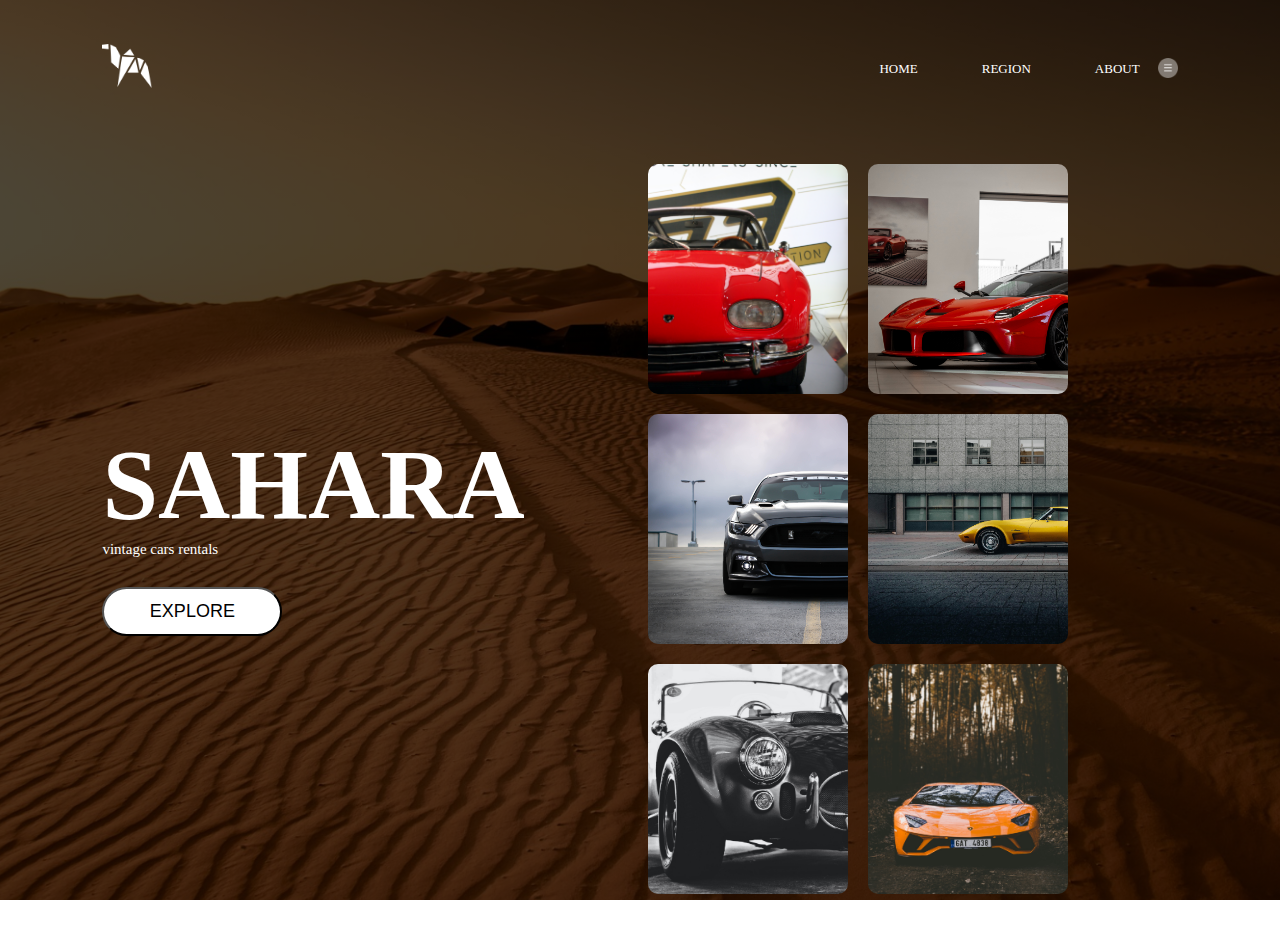
<file: index.html>
<!DOCTYPE html>
<html lang="en">
<head>
    <meta charset="UTF-8">
    <meta http-equiv="X-UA-Compatible" content="IE=edge">
    <meta name="viewport" content="width=device-width, initial-scale=1.0">
    <link rel="stylesheet" href="style.css">
    <link rel="preconnect" href="https://fonts.googleapis.com">
<link rel="preconnect" href="https://fonts.gstatic.com" crossorigin>
<link href="https://fonts.googleapis.com/css2?family=Poppins:ital,
wght@0,400;1,100;1,200&family=Roboto+Serif:ital,wght@0,100;0,200;1,100&display=swap" rel="stylesheet">
    <title>Document</title>
</head>
<body> 
    <div>
        <div class="container">
            <div class="navbar">
                <img src="images/logo.png" class="logo">
                <nav>
                    <ul>
                        <li><a href="">HOME</a></li>
                        <li><a href="">REGION</a></li>
                        <li><a href="">ABOUT</a></li>
                    </ul>
                </nav>
                <img src="images/menu.png" class="menu-icon">
                
                
            </div>
            <div class="row">
                <div class="col">
                    <h1>SAHARA</h1>
                    <P>
                        vintage cars rentals
                    </P>
                    <a href="explore.html"><button>EXPLORE</button></a>
    
                </div>
                <div class="col">
                
                    <div class="card card1">
                        
                        
                    </div>
                    <div class="card card2">
                        
                        
                    </div>
                    <div class="card card3">
                        
                    </div>
                    <div class="card card4">
                        
                        
                    </div>
                    <div class="card card5">
                       
                        
                    </div>
                    <div class="card card6">
                       
                        
                    </div>
    
                </div>
    
            </div>


        </div>
        

    </div>
    
</body>
</html>
</file>
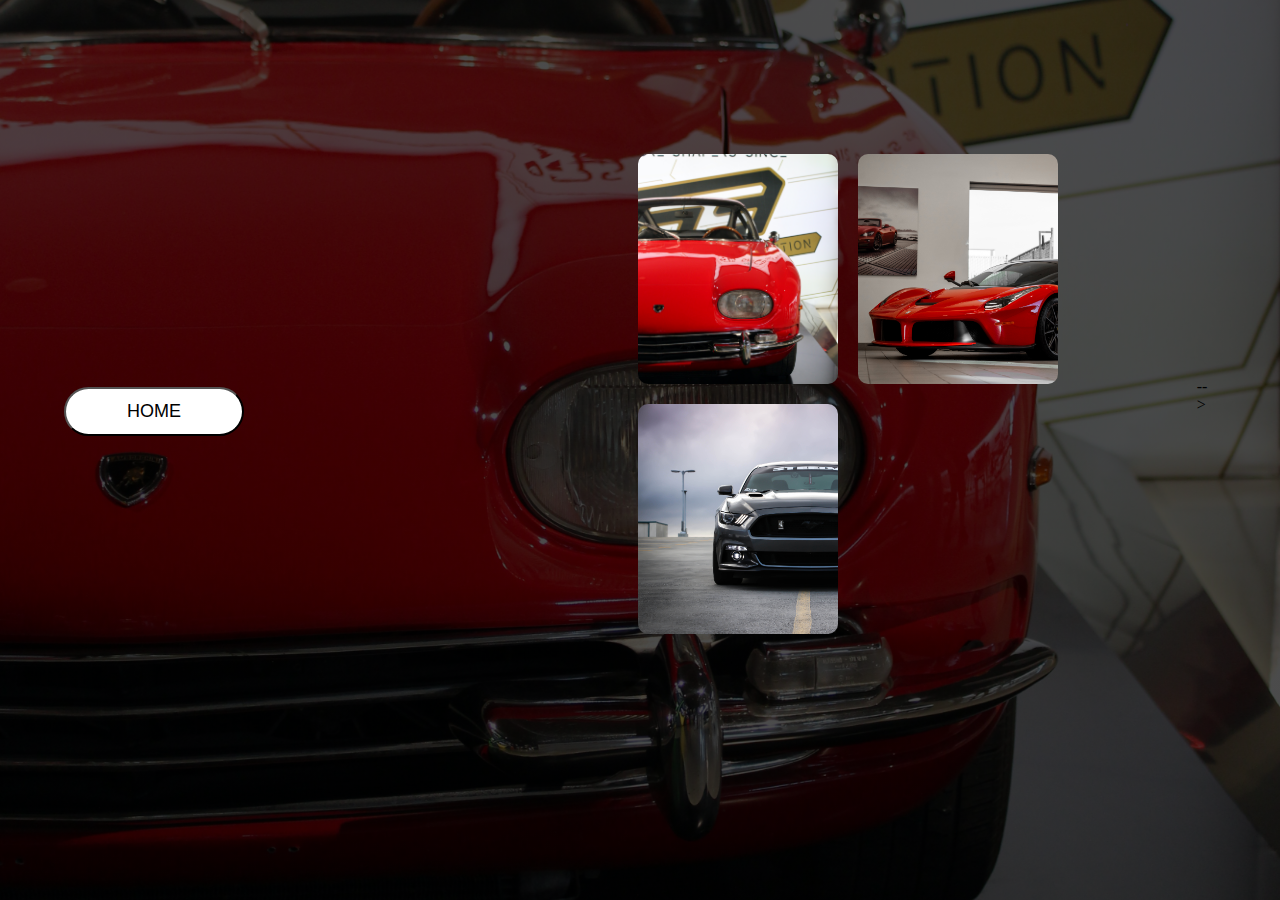
<file: explore.html>
<!DOCTYPE html>
<html lang="en">
<head>
    <meta charset="UTF-8">
    <meta http-equiv="X-UA-Compatible" content="IE=edge">
    <meta name="viewport" content="width=device-width, initial-scale=1.0">
    <link rel="stylesheet" href="style.css">
    <title>EXPLORE</title>
</head>
<body>
    <div class="container2">
     <div class="row">
        <div class="col">
            
            
            <a href="index.html"><button>HOME</button></a>

        </div>
        <div class="col">
        
            <div class="card card1">
                <!-- <h4>$20,000</h4> -->
                <!-- <p>Lorem ipsum dolor sit amet consectetur, adipisicing elit.</p> -->
                
            </div>
            <div class="card card2">
                <!-- <h5>AI bagawat</h5>
                <p>Lorem ipsum dolor sit amet consectetur, adipisicing elit.</p> -->
                
            </div>
            <div class="card card3">
                <!-- <h5> Pyramid of Giza</h5>
                <p>Lorem ipsum dolor sit amet consectetur, adipisicing elit.</p> -->
                
            </div>
            <!-- <div class="card card4">
                <!-- <h5>Kalahari Desert</h5>
                <p>Lorem ipsum dolor sit amet consectetur, adipisicing elit.</p>
                 -->
            </div> -->

        </div>
    </div> 
</body>
</html>
</file>
<file: style.css>
*{
    margin: 0;
    padding: 0;
    font-family: 'Roboto' sans-serif;
}
.container{
    width: 100%;
    height: 100vh;
    background-image: linear-gradient(rgba(0,0,0,0.7),rgba(0, 0, 0, 0.7)),
      url(images/background.png);
      background-repeat: no-repeat;
    background-position: center;
    background-size: cover ;
    padding-left: 8%;
    padding-right: 8%;
    box-sizing: border-box;
   

}
.container2{
    width: 100%;
    height: 100vh;
    background-image: linear-gradient(rgba(0,0,0,0.7),rgba(0, 0, 0, 0.7)),
      url(images/CAR2.jpg);
      background-repeat: no-repeat;
    background-position: center;
    background-size: cover ;
    padding-left:5%;
    padding-right:5%;
    box-sizing: border-box;
}
.navbar{
    height: 15%;
    display: flex;
    align-items: center;
    
}
.logo{
    width: 50px;
    cursor: pointer;
    margin-bottom: 3px;
    
}
.menu-icon{
    width: 20px;
    cursor: pointer;
    margin-left:18px;
}
nav{
    flex:1;
    text-align:right;
}
nav ul li{
    list-style: none;
    display: inline-block;
    margin-left: 60px;
}
nav ul li a{
    text-decoration: none;
    color: #fff;
    font-size: 13px;
}
.row{
    display: flex;
    height: 88%;
    align-items: center;
}
.col{
    flex-basis: 50%;
}
h1{
    color:#fff;
    font-size:100px;
    cursor: pointer;
    
}
p{
    color: #fff;
    font-size: 15px;
    line-height: 15px;
    transition: transform 0.5s;
    
}
button{
    width: 180px;
    color:#000;
    font-size: 18px;
    margin-top: 30px;
    background-color: #fff;
    border-radius: 30px;
    outline: none;
    padding: 12px;
}
.card{
    width:200px;
    height: 230px;
    display: inline-block;
    border-radius:10px;
    padding:15px,25px;
    box-sizing:border-box;
    cursor:pointer;
    background-position: cover;
    background-size: cover;
    margin:8px;
    transition: transform 0.5s;
}
.card1{
    background-image: URL("images/CAR2.jpg");

}
.card2{
    background-image: URL("images/cars1.jpg");
}
.card3{
    background-image: URL("images/CAR3.jpg");
}
.card4{
    background-image: URL("images/yellow\ car.jpg");
}
.card5{
    background-image: URL("images/vintage\ car.jpg");
}
.card6{
    background-image: URL("images/car4.jpg");
}

h5{
    text-align:center;
    color:#fff
    
}

.card p{
    text-align: center;
}
.card:hover{
    transform:translateY(-10px);
}
h1:hover{
    transform: translateY(-20px);
}
</file>
